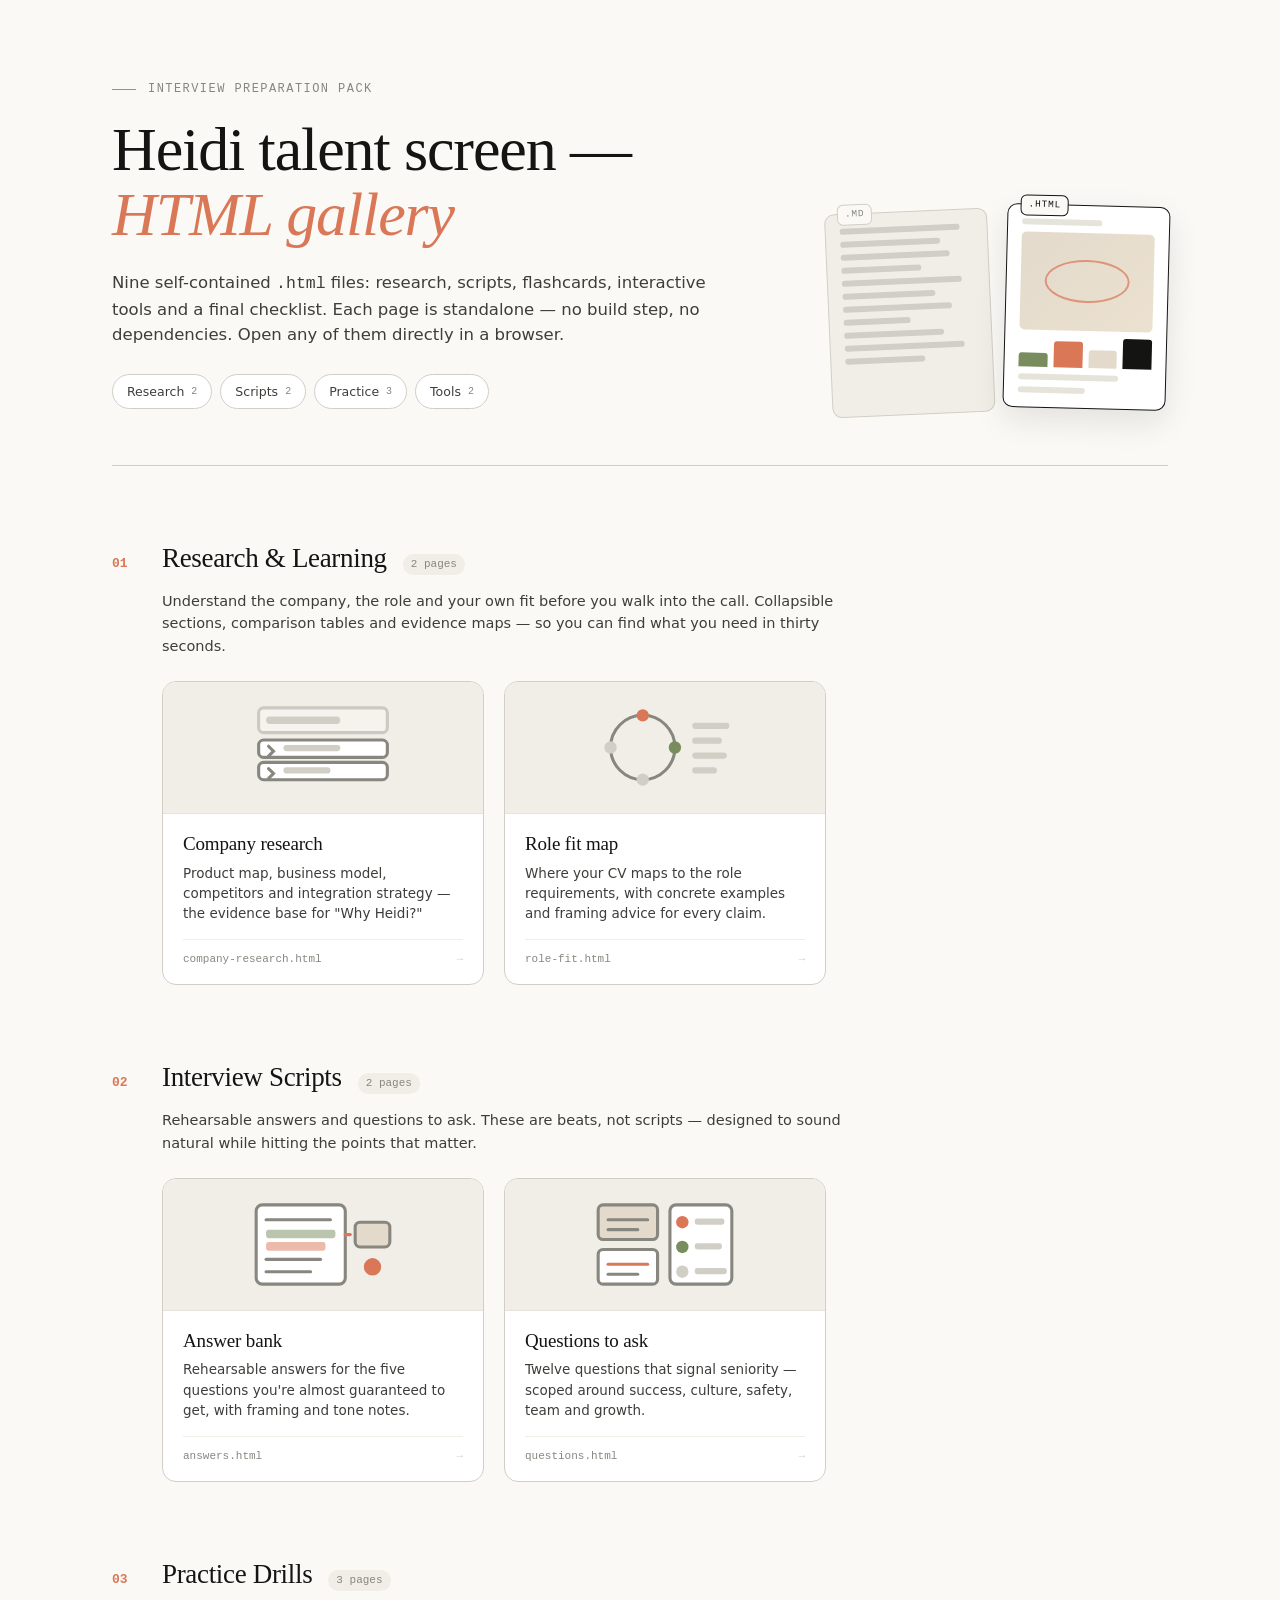
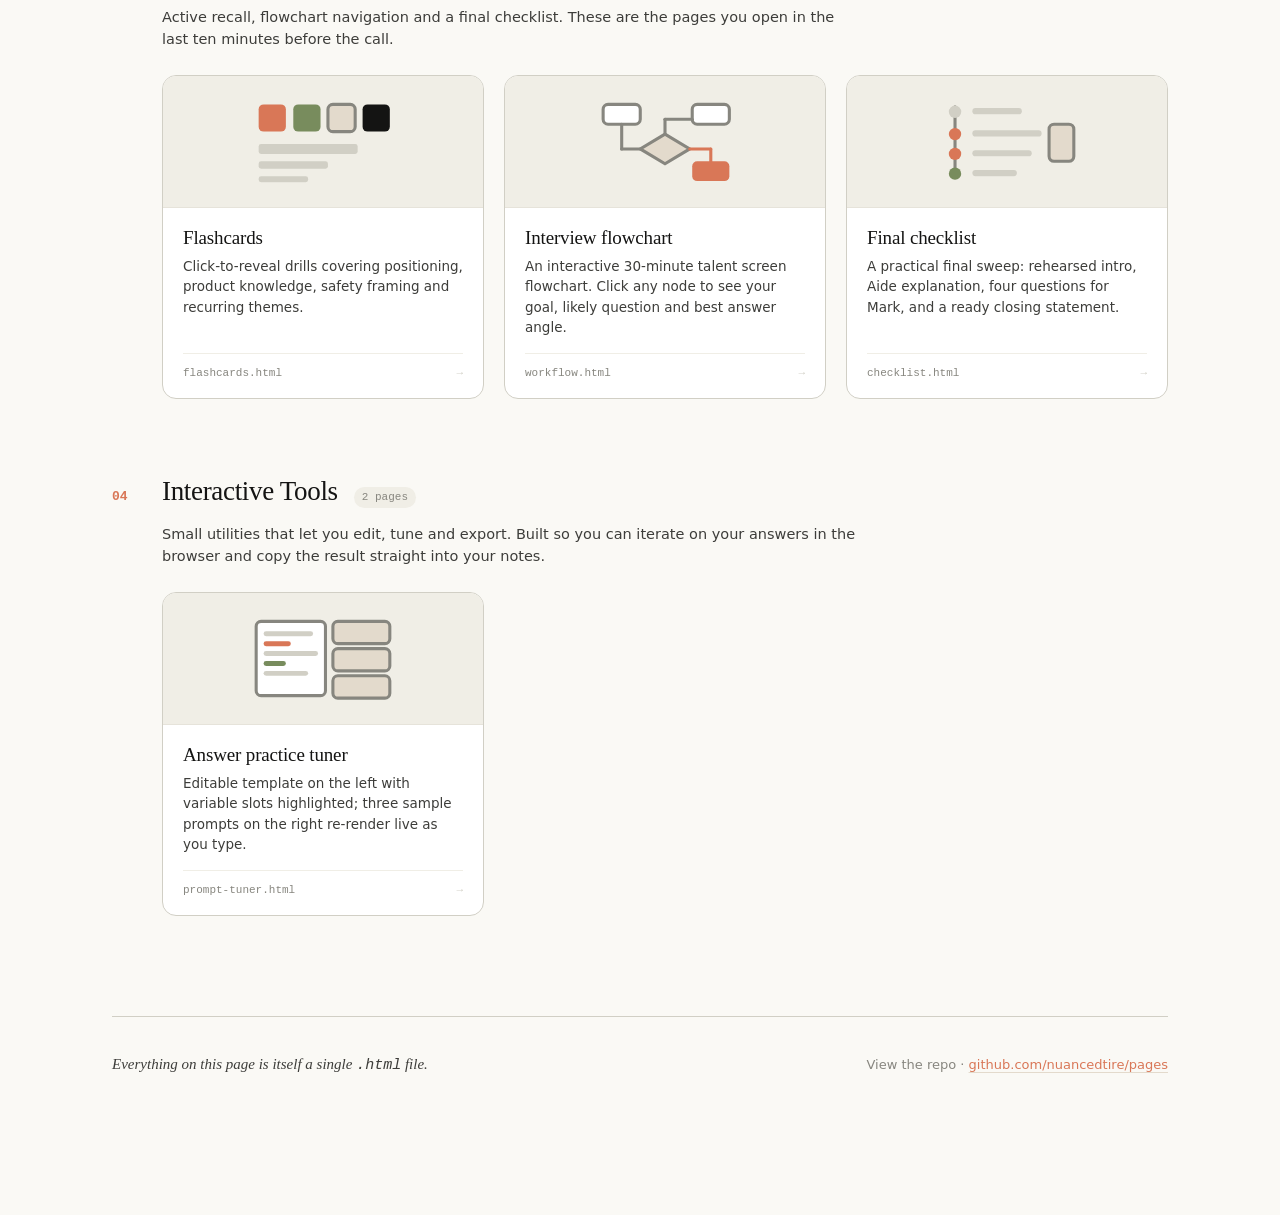
<file: index.html>
<!--
  Copyright 2026 Anthropic PBC · SPDX-License-Identifier: Apache-2.0
  Adapted from ThariqS/html-effectiveness
-->
<!doctype html>
<html lang="en">
<head>
<meta charset="utf-8">
<meta name="viewport" content="width=device-width, initial-scale=1">
<title>Interview Prep — HTML Gallery</title>
<style>
  :root {
    --ivory:  #FAF9F5;
    --paper:  #FFFFFF;
    --slate:  #141413;
    --clay:   #D97757;
    --clay-d: #B85C3E;
    --oat:    #E3DACC;
    --olive:  #788C5D;
    --g100:   #F0EEE6;
    --g200:   #E6E3DA;
    --g300:   #D1CFC5;
    --g500:   #87867F;
    --g700:   #3D3D3A;
    --serif: ui-serif, Georgia, "Times New Roman", Times, serif;
    --sans:  system-ui, -apple-system, "Segoe UI", Roboto, Helvetica, Arial, sans-serif;
    --mono:  ui-monospace, "SF Mono", Menlo, Monaco, Consolas, monospace;
  }
  * { box-sizing: border-box; margin: 0; padding: 0; }
  html { scroll-behavior: smooth; }
  body {
    margin: 0;
    background: var(--ivory);
    color: var(--slate);
    font-family: var(--sans);
    line-height: 1.55;
    -webkit-font-smoothing: antialiased;
  }
  .wrap { max-width: 1120px; margin: 0 auto; padding: 0 32px 140px; }

  /* ── masthead ── */
  header.masthead {
    padding: 80px 0 56px;
    border-bottom: 1.5px solid var(--g300);
    margin-bottom: 12px;
    position: relative;
    overflow: visible;
  }
  .eyebrow {
    font-family: var(--mono);
    font-size: 12px;
    letter-spacing: 0.12em;
    text-transform: uppercase;
    color: var(--g500);
    margin-bottom: 18px;
    display: flex;
    align-items: center;
    gap: 12px;
  }
  .eyebrow::before {
    content: "";
    width: 24px; height: 1.5px;
    background: var(--clay);
  }
  h1 {
    font-family: var(--serif);
    font-weight: 500;
    font-size: clamp(38px, 5.4vw, 62px);
    line-height: 1.06;
    letter-spacing: -0.018em;
    margin: 0 0 8px;
    max-width: 17ch;
  }
  h1 em { font-style: italic; color: var(--clay); }
  .intro {
    font-size: 16.5px;
    color: var(--g700);
    margin: 22px 0 0;
    max-width: 620px;
  }
  .intro a { color: var(--clay); text-decoration-color: var(--oat); text-underline-offset: 3px; }
  .intro a:hover { text-decoration-color: var(--clay); }

  .hero-grid {
    display: grid;
    grid-template-columns: 1fr 340px;
    gap: 48px;
    align-items: end;
  }
  @media (max-width: 880px) { .hero-grid { grid-template-columns: 1fr; } }

  .hero-fig {
    display: grid;
    grid-template-columns: 1fr 1fr;
    gap: 14px;
    align-items: end;
  }
  @media (max-width: 880px) { .hero-fig { max-width: 400px; margin-top: 28px; } }
  .hero-fig .pane {
    border-radius: 10px;
    border: 1.5px solid var(--g300);
    background: var(--paper);
    padding: 14px;
    aspect-ratio: 4/5;
    display: flex;
    flex-direction: column;
    gap: 7px;
    position: relative;
  }
  .hero-fig .pane.md {
    background: var(--g100);
    transform: rotate(-2.5deg) translateY(6px);
  }
  .hero-fig .pane.html {
    transform: rotate(1.5deg);
    border-color: var(--slate);
    box-shadow: 0 12px 32px rgba(20,20,19,.10);
  }
  .hero-fig .tag {
    position: absolute;
    top: -10px; left: 12px;
    font-family: var(--mono);
    font-size: 9.5px;
    letter-spacing: 0.08em;
    text-transform: uppercase;
    background: var(--ivory);
    padding: 2px 7px;
    border: 1.5px solid var(--g300);
    border-radius: 6px;
    color: var(--g500);
  }
  .hero-fig .pane.html .tag { border-color: var(--slate); color: var(--slate); }
  .hero-fig .l { height: 6px; border-radius: 3px; background: var(--g300); }
  .hero-fig .l.w90 { width: 90%; } .hero-fig .l.w75 { width: 75%; }
  .hero-fig .l.w60 { width: 60%; } .hero-fig .l.w82 { width: 82%; }
  .hero-fig .l.w70 { width: 70%; } .hero-fig .l.w50 { width: 50%; }
  .hero-fig .pane.html .l { background: var(--g200); }
  .hero-fig .pane.html .blk {
    border-radius: 5px;
    flex: 1;
    background: linear-gradient(135deg, var(--oat), #ECE1CF);
    position: relative;
    overflow: hidden;
  }
  .hero-fig .pane.html .blk::after {
    content: "";
    position: absolute;
    left: 18%; right: 18%; top: 28%;
    height: 40%;
    border: 2px solid var(--clay);
    border-radius: 50%;
    opacity: .7;
  }
  .hero-fig .pane.html .row {
    display: flex; gap: 6px; align-items: flex-end;
  }
  .hero-fig .pane.html .bar { flex: 1; border-radius: 3px 3px 0 0; }
  .hero-fig .pane.html .bar.b1 { height: 14px; background: var(--olive); }
  .hero-fig .pane.html .bar.b2 { height: 26px; background: var(--clay); }
  .hero-fig .pane.html .bar.b3 { height: 18px; background: var(--oat); }
  .hero-fig .pane.html .bar.b4 { height: 30px; background: var(--slate); }

  /* ── toc pills ── */
  nav.toc {
    display: flex;
    flex-wrap: wrap;
    gap: 8px;
    padding: 26px 0 0;
  }
  nav.toc a {
    font-size: 12.5px;
    padding: 7px 14px;
    border: 1.5px solid var(--g300);
    border-radius: 999px;
    text-decoration: none;
    color: var(--g700);
    background: var(--paper);
    transition: border-color 120ms, color 120ms, background 120ms;
    display: inline-flex;
    align-items: center;
    gap: 7px;
  }
  nav.toc a .n {
    font-family: var(--mono);
    font-size: 10px;
    color: var(--g500);
  }
  nav.toc a:hover { border-color: var(--slate); color: var(--slate); }
  nav.toc a:hover .n { color: var(--clay); }

  /* ── section ── */
  section {
    margin-top: 72px;
    scroll-margin-top: 28px;
  }
  .sec-head {
    display: flex;
    align-items: baseline;
    gap: 16px;
    margin-bottom: 10px;
  }
  .sec-head .idx {
    font-family: var(--mono);
    font-size: 13px;
    color: var(--clay);
    font-weight: 600;
    width: 34px;
    flex-shrink: 0;
  }
  .sec-head h2 {
    font-family: var(--serif);
    font-weight: 500;
    font-size: 27px;
    margin: 0;
    letter-spacing: -0.012em;
  }
  .sec-head .count {
    font-family: var(--mono);
    font-size: 11px;
    color: var(--g500);
    background: var(--g100);
    padding: 2px 8px;
    border-radius: 999px;
  }
  .sec-intro {
    font-size: 14.5px;
    color: var(--g700);
    max-width: 700px;
    margin: 0 0 24px 50px;
  }
  @media (max-width: 640px) { .sec-intro { margin-left: 0; } }

  /* ── cards ── */
  .grid {
    display: grid;
    grid-template-columns: repeat(auto-fill, minmax(316px, 1fr));
    gap: 20px;
    margin-left: 50px;
  }
  @media (max-width: 640px) { .grid { margin-left: 0; } }

  a.card {
    display: flex;
    flex-direction: column;
    background: var(--paper);
    border: 1.5px solid var(--g300);
    border-radius: 14px;
    text-decoration: none;
    color: inherit;
    transition: transform 150ms ease, box-shadow 150ms ease, border-color 150ms ease;
    overflow: hidden;
  }
  a.card:hover {
    transform: translateY(-3px);
    box-shadow: 0 10px 30px rgba(20, 20, 19, 0.10);
    border-color: var(--slate);
  }

  .thumb {
    height: 132px;
    background: var(--g100);
    border-bottom: 1.5px solid var(--g200);
    display: flex;
    align-items: center;
    justify-content: center;
    padding: 16px;
    transition: background 150ms ease;
  }
  a.card:hover .thumb { background: var(--oat); }
  .thumb svg {
    width: 100%; height: 100%;
    overflow: visible;
  }
  .thumb svg .st { stroke: var(--g500); fill: none; stroke-width: 2.5; }
  .thumb svg .fl { fill: var(--g300); }
  .thumb svg .cl { fill: var(--clay); }
  .thumb svg .ol { fill: var(--olive); }
  .thumb svg .oa { fill: var(--oat); stroke: var(--g500); stroke-width: 2.5; }
  .thumb svg .sl { fill: var(--slate); }
  .thumb svg .wh { fill: var(--paper); stroke: var(--g500); stroke-width: 2.5; }
  .thumb svg .ln { stroke: var(--g500); stroke-width: 2.5; fill: none; stroke-linecap: round; }
  .thumb svg .lc { stroke: var(--clay); stroke-width: 2.5; fill: none; stroke-linecap: round; }
  .thumb svg .da { stroke-dasharray: 4 4; }
  a.card:hover .thumb svg .fl { fill: var(--g500); }
  a.card:hover .thumb svg .oa { fill: var(--paper); }

  .body { padding: 18px 20px 16px; display: flex; flex-direction: column; flex: 1; }
  .title {
    font-family: var(--serif);
    font-size: 19px;
    font-weight: 500;
    line-height: 1.22;
    color: var(--slate);
    margin-bottom: 7px;
    letter-spacing: -0.008em;
  }
  .desc {
    font-size: 13.5px;
    color: var(--g700);
    line-height: 1.5;
    margin-bottom: 16px;
    flex: 1;
  }
  .file {
    font-family: var(--mono);
    font-size: 11px;
    color: var(--g500);
    border-top: 1px solid var(--g100);
    padding-top: 11px;
    display: flex;
    align-items: center;
    justify-content: space-between;
  }
  .file .arrow { transition: transform 150ms ease; color: var(--g300); }
  a.card:hover .file { color: var(--clay); }
  a.card:hover .file .arrow { transform: translateX(3px); color: var(--clay); }

  /* ── footer ── */
  footer {
    margin-top: 100px;
    border-top: 1.5px solid var(--g300);
    padding-top: 36px;
    display: flex;
    justify-content: space-between;
    align-items: baseline;
    gap: 20px;
    flex-wrap: wrap;
    font-size: 13px;
    color: var(--g500);
  }
  footer .k {
    font-family: var(--serif);
    font-style: italic;
    color: var(--g700);
    font-size: 15px;
  }
  footer a { color: var(--clay); text-decoration-color: var(--oat); text-underline-offset: 3px; }
</style>
</head>
<body>
<div class="wrap">

  <header class="masthead">
    <div class="hero-grid">
      <div>
        <div class="eyebrow">Interview preparation pack</div>
        <h1>Heidi talent screen — <em>HTML gallery</em></h1>
        <p class="intro">
          Nine self-contained <code>.html</code> files: research, scripts, flashcards,
          interactive tools and a final checklist. Each page is standalone — no build step,
          no dependencies. Open any of them directly in a browser.
        </p>
        <nav class="toc">
          <a href="#research">Research <span class="n">2</span></a>
          <a href="#scripts">Scripts <span class="n">2</span></a>
          <a href="#practice">Practice <span class="n">3</span></a>
          <a href="#tools">Tools <span class="n">2</span></a>
        </nav>
      </div>
      <div class="hero-fig" aria-hidden="true">
        <div class="pane md">
          <span class="tag">.md</span>
          <span class="l w90"></span><span class="l w75"></span><span class="l w82"></span>
          <span class="l w60"></span><span class="l w90"></span><span class="l w70"></span>
          <span class="l w82"></span><span class="l w50"></span><span class="l w75"></span>
          <span class="l w90"></span><span class="l w60"></span>
        </div>
        <div class="pane html">
          <span class="tag">.html</span>
          <span class="l w60"></span>
          <span class="blk"></span>
          <span class="row"><span class="bar b1"></span><span class="bar b2"></span><span class="bar b3"></span><span class="bar b4"></span></span>
          <span class="l w75"></span><span class="l w50"></span>
        </div>
      </div>
    </div>
  </header>

  <!-- ============================== Research ============================== -->
  <section id="research">
    <div class="sec-head"><span class="idx">01</span><h2>Research &amp; Learning</h2><span class="count">2 pages</span></div>
    <p class="sec-intro">
      Understand the company, the role and your own fit before you walk into the call.
      Collapsible sections, comparison tables and evidence maps — so you can find what you
      need in thirty seconds.
    </p>
    <div class="grid">
      <a class="card" href="company-research.html">
        <div class="thumb"><svg viewBox="0 0 120 80">
          <rect class="wh" x="8" y="8" width="104" height="20" rx="4" opacity=".35"/>
          <rect class="fl" x="14" y="15" width="60" height="6" rx="3"/>
          <rect class="wh" x="8" y="34" width="104" height="14" rx="4"/>
          <rect class="wh" x="8" y="52" width="104" height="14" rx="4"/>
          <path class="ln" d="M16 39 l4 4 l-4 4"/><rect class="fl" x="28" y="38" width="46" height="5" rx="2.5"/>
          <path class="ln" d="M16 57 l4 4 l-4 4"/><rect class="fl" x="28" y="56" width="38" height="5" rx="2.5"/>
        </svg></div>
        <div class="body">
          <div class="title">Company research</div>
          <div class="desc">Product map, business model, competitors and integration strategy — the evidence base for "Why Heidi?"</div>
          <div class="file"><span>company-research.html</span><span class="arrow">→</span></div>
        </div>
      </a>
      <a class="card" href="role-fit.html">
        <div class="thumb"><svg viewBox="0 0 120 80">
          <circle class="st" cx="42" cy="40" r="26"/>
          <circle class="cl" cx="42" cy="14" r="5"/><circle class="ol" cx="68" cy="40" r="5"/>
          <circle class="fl" cx="42" cy="66" r="5"/><circle class="fl" cx="16" cy="40" r="5"/>
          <rect class="fl" x="82" y="20" width="30" height="5" rx="2.5"/><rect class="fl" x="82" y="32" width="24" height="5" rx="2.5"/>
          <rect class="fl" x="82" y="44" width="28" height="5" rx="2.5"/><rect class="fl" x="82" y="56" width="20" height="5" rx="2.5"/>
        </svg></div>
        <div class="body">
          <div class="title">Role fit map</div>
          <div class="desc">Where your CV maps to the role requirements, with concrete examples and framing advice for every claim.</div>
          <div class="file"><span>role-fit.html</span><span class="arrow">→</span></div>
        </div>
      </a>
    </div>
  </section>

  <!-- ============================== Scripts ============================== -->
  <section id="scripts">
    <div class="sec-head"><span class="idx">02</span><h2>Interview Scripts</h2><span class="count">2 pages</span></div>
    <p class="sec-intro">
      Rehearsable answers and questions to ask. These are beats, not scripts — designed to
      sound natural while hitting the points that matter.
    </p>
    <div class="grid">
      <a class="card" href="answers.html">
        <div class="thumb"><svg viewBox="0 0 120 80">
          <rect class="wh" x="6" y="8" width="72" height="64" rx="5"/>
          <line class="ln" x1="14" y1="20" x2="66" y2="20"/>
          <rect class="ol" x="14" y="28" width="56" height="7" rx="2" opacity=".5"/>
          <rect class="cl" x="14" y="38" width="48" height="7" rx="2" opacity=".5"/>
          <line class="ln" x1="14" y1="52" x2="58" y2="52"/><line class="ln" x1="14" y1="62" x2="50" y2="62"/>
          <rect class="oa" x="86" y="22" width="28" height="20" rx="4"/>
          <line class="lc da" x1="78" y1="32" x2="86" y2="32"/>
          <circle class="cl" cx="100" cy="58" r="7"/>
        </svg></div>
        <div class="body">
          <div class="title">Answer bank</div>
          <div class="desc">Rehearsable answers for the five questions you're almost guaranteed to get, with framing and tone notes.</div>
          <div class="file"><span>answers.html</span><span class="arrow">→</span></div>
        </div>
      </a>
      <a class="card" href="questions.html">
        <div class="thumb"><svg viewBox="0 0 120 80">
          <rect class="oa" x="6" y="8" width="48" height="28" rx="4"/>
          <rect class="wh" x="6" y="44" width="48" height="28" rx="4"/>
          <line class="ln" x1="14" y1="20" x2="46" y2="20"/><line class="ln" x1="14" y1="28" x2="38" y2="28"/>
          <line class="lc" x1="14" y1="56" x2="46" y2="56"/><line class="ln" x1="14" y1="64" x2="38" y2="64"/>
          <rect class="wh" x="64" y="8" width="50" height="64" rx="5"/>
          <circle class="cl" cx="74" cy="22" r="5"/><rect class="fl" x="84" y="19" width="24" height="5" rx="2"/>
          <circle class="ol" cx="74" cy="42" r="5"/><rect class="fl" x="84" y="39" width="22" height="5" rx="2"/>
          <circle class="fl" cx="74" cy="62" r="5"/><rect class="fl" x="84" y="59" width="26" height="5" rx="2"/>
        </svg></div>
        <div class="body">
          <div class="title">Questions to ask</div>
          <div class="desc">Twelve questions that signal seniority — scoped around success, culture, safety, team and growth.</div>
          <div class="file"><span>questions.html</span><span class="arrow">→</span></div>
        </div>
      </a>
    </div>
  </section>

  <!-- ============================== Practice ============================== -->
  <section id="practice">
    <div class="sec-head"><span class="idx">03</span><h2>Practice Drills</h2><span class="count">3 pages</span></div>
    <p class="sec-intro">
      Active recall, flowchart navigation and a final checklist. These are the pages you
      open in the last ten minutes before the call.
    </p>
    <div class="grid">
      <a class="card" href="flashcards.html">
        <div class="thumb"><svg viewBox="0 0 120 80">
          <rect class="cl" x="8" y="10" width="22" height="22" rx="4"/>
          <rect class="ol" x="36" y="10" width="22" height="22" rx="4"/>
          <rect class="oa" x="64" y="10" width="22" height="22" rx="4"/>
          <rect class="sl" x="92" y="10" width="22" height="22" rx="4"/>
          <rect class="fl" x="8" y="42" width="80" height="8" rx="2"/>
          <rect class="fl" x="8" y="56" width="56" height="6" rx="2"/>
          <rect class="fl" x="8" y="68" width="40" height="5" rx="2"/>
        </svg></div>
        <div class="body">
          <div class="title">Flashcards</div>
          <div class="desc">Click-to-reveal drills covering positioning, product knowledge, safety framing and recurring themes.</div>
          <div class="file"><span>flashcards.html</span><span class="arrow">→</span></div>
        </div>
      </a>
      <a class="card" href="workflow.html">
        <div class="thumb"><svg viewBox="0 0 120 80">
          <rect class="wh" x="10" y="10" width="30" height="16" rx="4"/>
          <path class="oa" d="M60 34 L80 46 L60 58 L40 46 Z"/>
          <rect class="wh" x="82" y="10" width="30" height="16" rx="4"/>
          <rect class="cl" x="82" y="56" width="30" height="16" rx="4"/>
          <line class="ln" x1="25" y1="26" x2="25" y2="46"/><line class="ln" x1="25" y1="46" x2="40" y2="46"/>
          <line class="lc" x1="80" y1="46" x2="97" y2="46"/><line class="lc" x1="97" y1="46" x2="97" y2="56"/>
          <line class="ln" x1="60" y1="34" x2="60" y2="22"/><line class="ln" x1="60" y1="22" x2="82" y2="22"/>
        </svg></div>
        <div class="body">
          <div class="title">Interview flowchart</div>
          <div class="desc">An interactive 30-minute talent screen flowchart. Click any node to see your goal, likely question and best answer angle.</div>
          <div class="file"><span>workflow.html</span><span class="arrow">→</span></div>
        </div>
      </a>
      <a class="card" href="checklist.html">
        <div class="thumb"><svg viewBox="0 0 120 80">
          <line class="ln" x1="18" y1="12" x2="18" y2="68"/>
          <circle class="fl" cx="18" cy="16" r="5"/><circle class="cl" cx="18" cy="34" r="5"/>
          <circle class="cl" cx="18" cy="50" r="5"/><circle class="ol" cx="18" cy="66" r="5"/>
          <rect class="fl" x="32" y="13" width="40" height="5" rx="2.5"/>
          <rect class="fl" x="32" y="31" width="56" height="5" rx="2.5"/>
          <rect class="fl" x="32" y="47" width="48" height="5" rx="2.5"/>
          <rect class="fl" x="32" y="63" width="36" height="5" rx="2.5"/>
          <rect class="oa" x="94" y="26" width="20" height="30" rx="4"/>
        </svg></div>
        <div class="body">
          <div class="title">Final checklist</div>
          <div class="desc">A practical final sweep: rehearsed intro, Aide explanation, four questions for Mark, and a ready closing statement.</div>
          <div class="file"><span>checklist.html</span><span class="arrow">→</span></div>
        </div>
      </a>
    </div>
  </section>

  <!-- ============================== Tools ============================== -->
  <section id="tools">
    <div class="sec-head"><span class="idx">04</span><h2>Interactive Tools</h2><span class="count">2 pages</span></div>
    <p class="sec-intro">
      Small utilities that let you edit, tune and export. Built so you can iterate on your
      answers in the browser and copy the result straight into your notes.
    </p>
    <div class="grid">
      <a class="card" href="prompt-tuner.html">
        <div class="thumb"><svg viewBox="0 0 120 80">
          <rect class="wh" x="6" y="10" width="56" height="60" rx="4"/>
          <rect class="fl" x="12" y="18" width="40" height="4" rx="2"/>
          <rect class="cl" x="12" y="26" width="22" height="4" rx="2"/>
          <rect class="fl" x="12" y="34" width="44" height="4" rx="2"/>
          <rect class="ol" x="12" y="42" width="18" height="4" rx="2"/>
          <rect class="fl" x="12" y="50" width="36" height="4" rx="2"/>
          <rect class="oa" x="68" y="10" width="46" height="18" rx="4"/>
          <rect class="oa" x="68" y="32" width="46" height="18" rx="4"/>
          <rect class="oa" x="68" y="54" width="46" height="18" rx="4"/>
        </svg></div>
        <div class="body">
          <div class="title">Answer practice tuner</div>
          <div class="desc">Editable template on the left with variable slots highlighted; three sample prompts on the right re-render live as you type.</div>
          <div class="file"><span>prompt-tuner.html</span><span class="arrow">→</span></div>
        </div>
      </a>
    </div>
  </section>

  <footer>
    <span class="k">Everything on this page is itself a single <code>.html</code> file.</span>
    <span>View the repo · <a href="https://github.com/nuancedtire/pages">github.com/nuancedtire/pages</a></span>
  </footer>

</div>
</body>
</html>
</file>
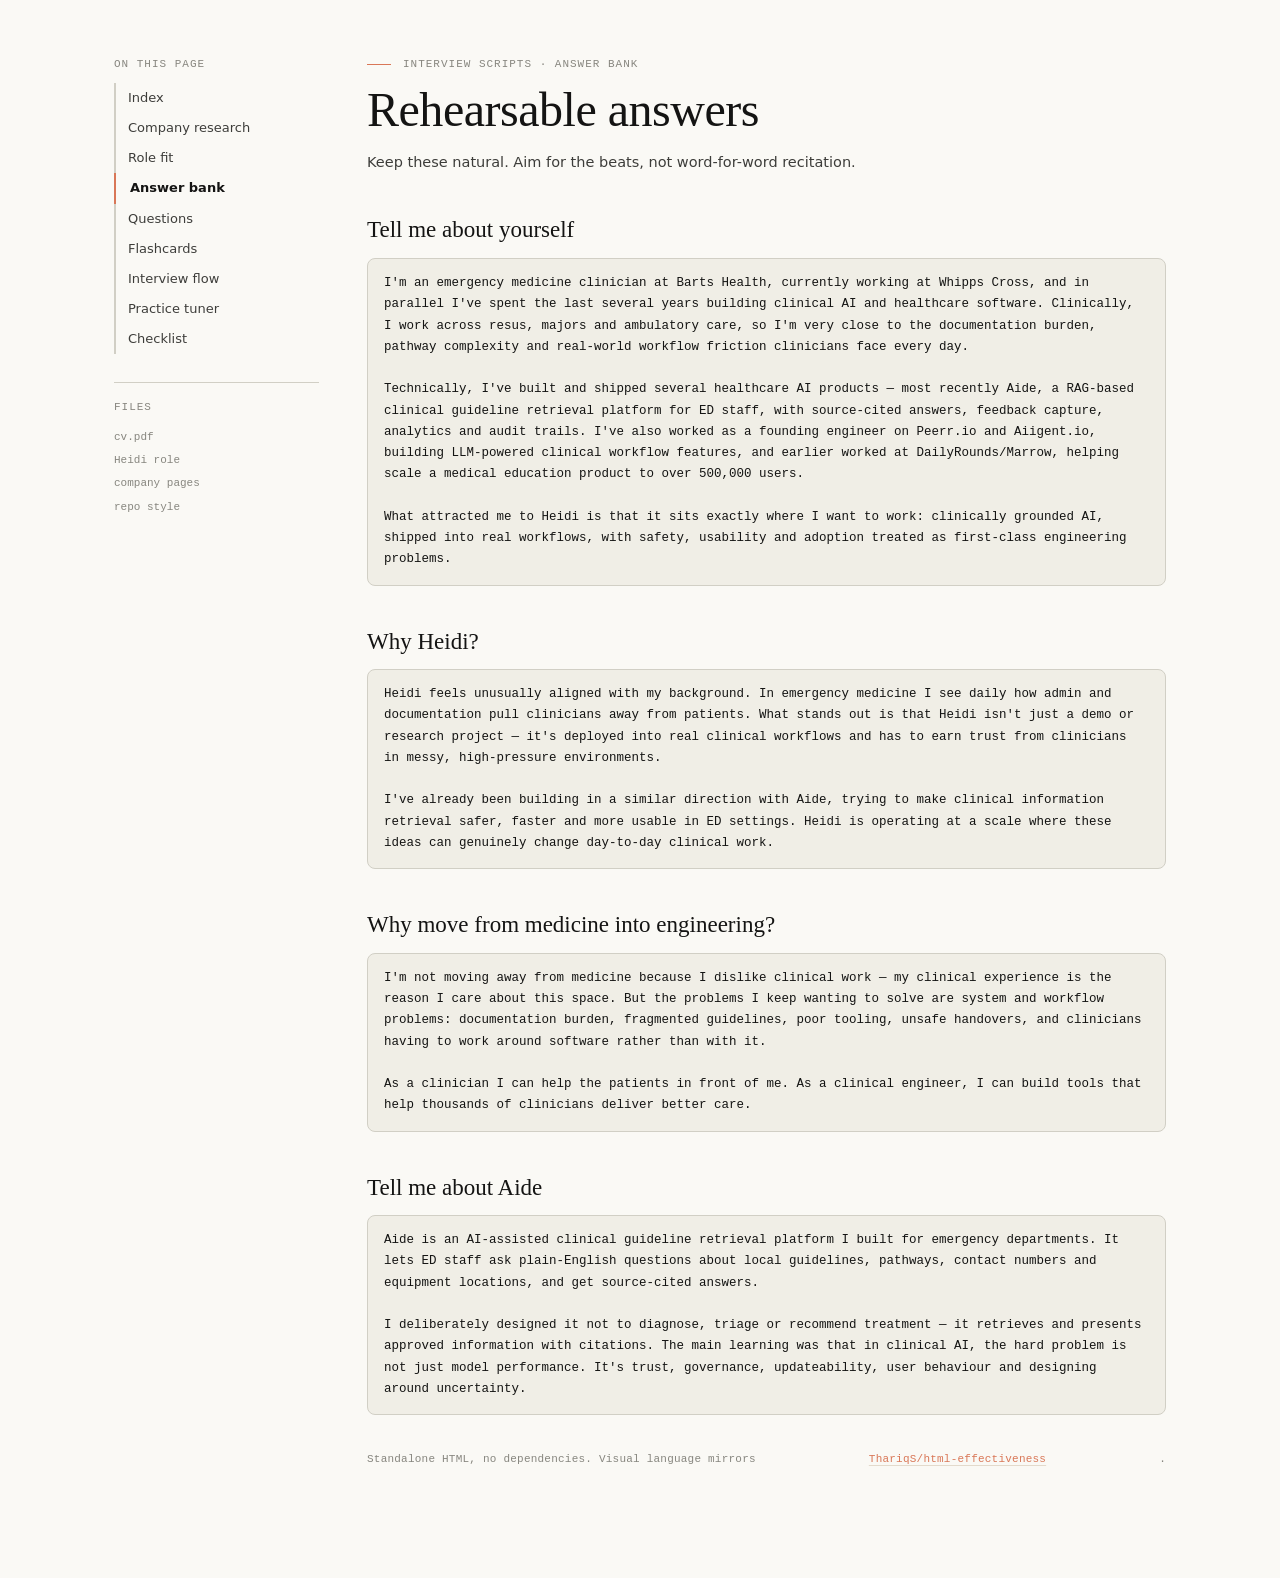
<file: answers.html>
<!doctype html>
<html lang="en">
<head>
<meta charset="utf-8">
<meta name="viewport" content="width=device-width, initial-scale=1">
<title>Answer bank</title>
<link rel="stylesheet" href="style.css">
</head>
<body>
<div class="page">
  <nav class="sidebar">
    <div class="label">On this page</div>
    <a href="index.html">Index</a>
    <a href="company-research.html">Company research</a>
    <a href="role-fit.html">Role fit</a>
    <a href="answers.html" class="active">Answer bank</a>
    <a href="questions.html">Questions</a>
    <a href="flashcards.html">Flashcards</a>
    <a href="workflow.html">Interview flow</a>
    <a href="prompt-tuner.html">Practice tuner</a>
    <a href="checklist.html">Checklist</a>
    <div class="files">
      <div class="label">Files</div>
      <code>cv.pdf</code>
      <code>Heidi role</code>
      <code>company pages</code>
      <code>repo style</code>
    </div>
  </nav>
  <main>
    <header>
      <div class="eyebrow">Interview scripts · answer bank</div>
      <h1>Rehearsable answers</h1>
      <p class="lead">Keep these natural. Aim for the beats, not word-for-word recitation.</p>
    </header>

    <h2>Tell me about yourself</h2>
    <div class="script">I'm an emergency medicine clinician at Barts Health, currently working at Whipps Cross, and in parallel I've spent the last several years building clinical AI and healthcare software. Clinically, I work across resus, majors and ambulatory care, so I'm very close to the documentation burden, pathway complexity and real-world workflow friction clinicians face every day.

Technically, I've built and shipped several healthcare AI products — most recently Aide, a RAG-based clinical guideline retrieval platform for ED staff, with source-cited answers, feedback capture, analytics and audit trails. I've also worked as a founding engineer on Peerr.io and Aiigent.io, building LLM-powered clinical workflow features, and earlier worked at DailyRounds/Marrow, helping scale a medical education product to over 500,000 users.

What attracted me to Heidi is that it sits exactly where I want to work: clinically grounded AI, shipped into real workflows, with safety, usability and adoption treated as first-class engineering problems.</div>

    <h2>Why Heidi?</h2>
    <div class="script">Heidi feels unusually aligned with my background. In emergency medicine I see daily how admin and documentation pull clinicians away from patients. What stands out is that Heidi isn't just a demo or research project — it's deployed into real clinical workflows and has to earn trust from clinicians in messy, high-pressure environments.

I've already been building in a similar direction with Aide, trying to make clinical information retrieval safer, faster and more usable in ED settings. Heidi is operating at a scale where these ideas can genuinely change day-to-day clinical work.</div>

    <h2>Why move from medicine into engineering?</h2>
    <div class="script">I'm not moving away from medicine because I dislike clinical work — my clinical experience is the reason I care about this space. But the problems I keep wanting to solve are system and workflow problems: documentation burden, fragmented guidelines, poor tooling, unsafe handovers, and clinicians having to work around software rather than with it.

As a clinician I can help the patients in front of me. As a clinical engineer, I can build tools that help thousands of clinicians deliver better care.</div>

    <h2>Tell me about Aide</h2>
    <div class="script">Aide is an AI-assisted clinical guideline retrieval platform I built for emergency departments. It lets ED staff ask plain-English questions about local guidelines, pathways, contact numbers and equipment locations, and get source-cited answers.

I deliberately designed it not to diagnose, triage or recommend treatment — it retrieves and presents approved information with citations. The main learning was that in clinical AI, the hard problem is not just model performance. It's trust, governance, updateability, user behaviour and designing around uncertainty.</div>

    <footer>Standalone HTML, no dependencies. Visual language mirrors <a href="https://github.com/ThariqS/html-effectiveness">ThariqS/html-effectiveness</a>.</footer>
  </main>
</div>
</body>
</html>
</file>
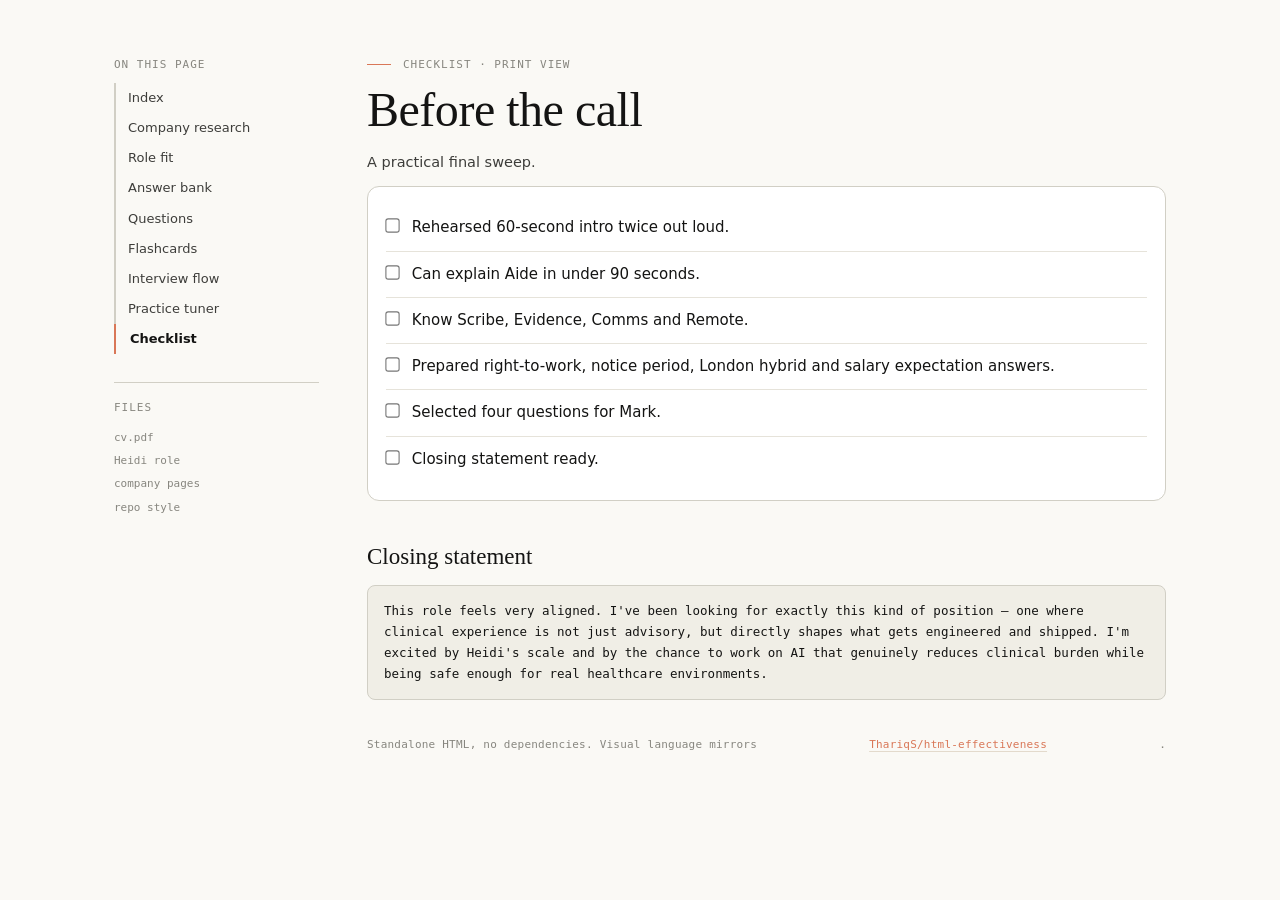
<file: checklist.html>
<!doctype html>
<html lang="en">
<head>
<meta charset="utf-8">
<meta name="viewport" content="width=device-width, initial-scale=1">
<title>Checklist</title>
<link rel="stylesheet" href="style.css">
</head>
<body>
<div class="page">
  <nav class="sidebar">
    <div class="label">On this page</div>
    <a href="index.html">Index</a>
    <a href="company-research.html">Company research</a>
    <a href="role-fit.html">Role fit</a>
    <a href="answers.html">Answer bank</a>
    <a href="questions.html">Questions</a>
    <a href="flashcards.html">Flashcards</a>
    <a href="workflow.html">Interview flow</a>
    <a href="prompt-tuner.html">Practice tuner</a>
    <a href="checklist.html" class="active">Checklist</a>
    <div class="files">
      <div class="label">Files</div>
      <code>cv.pdf</code>
      <code>Heidi role</code>
      <code>company pages</code>
      <code>repo style</code>
    </div>
  </nav>
  <main>
    <header>
      <div class="eyebrow">Checklist · print view</div>
      <h1>Before the call</h1>
      <p class="lead">A practical final sweep.</p>
    </header>

    <section class="panel check" style="padding:18px">
      <label><input type="checkbox"> Rehearsed 60-second intro twice out loud.</label>
      <label><input type="checkbox"> Can explain Aide in under 90 seconds.</label>
      <label><input type="checkbox"> Know Scribe, Evidence, Comms and Remote.</label>
      <label><input type="checkbox"> Prepared right-to-work, notice period, London hybrid and salary expectation answers.</label>
      <label><input type="checkbox"> Selected four questions for Mark.</label>
      <label><input type="checkbox"> Closing statement ready.</label>
    </section>

    <h2>Closing statement</h2>
    <div class="script">This role feels very aligned. I've been looking for exactly this kind of position — one where clinical experience is not just advisory, but directly shapes what gets engineered and shipped. I'm excited by Heidi's scale and by the chance to work on AI that genuinely reduces clinical burden while being safe enough for real healthcare environments.</div>

    <footer>Standalone HTML, no dependencies. Visual language mirrors <a href="https://github.com/ThariqS/html-effectiveness">ThariqS/html-effectiveness</a>.</footer>
  </main>
</div>
</body>
</html>
</file>
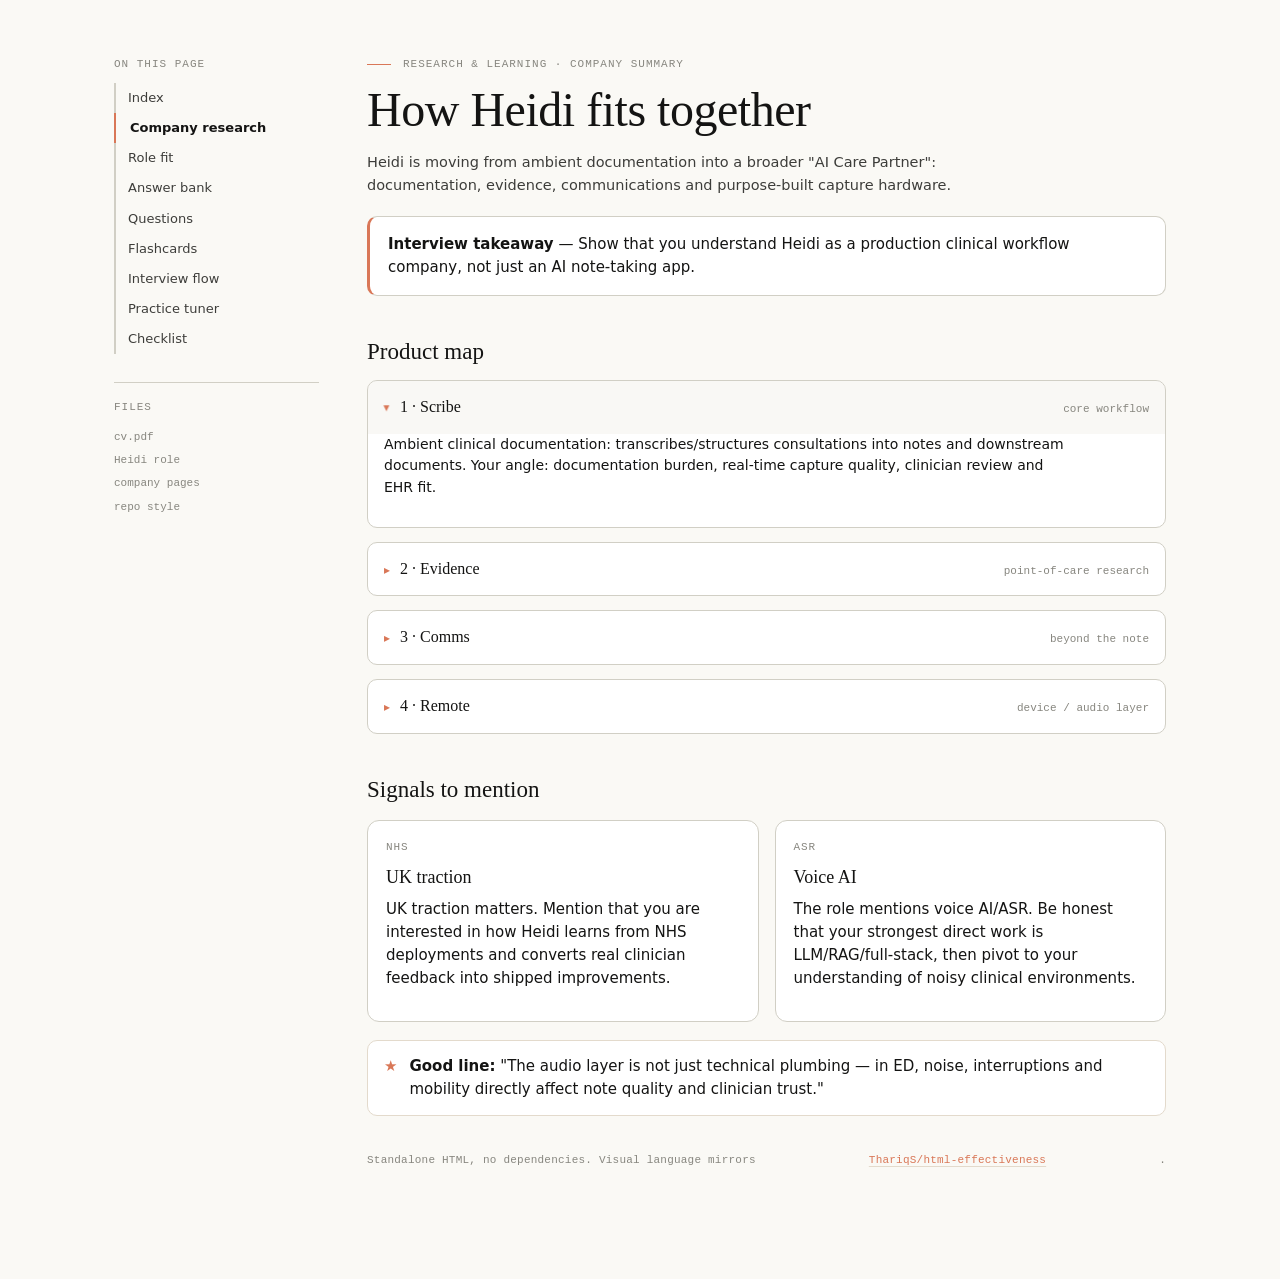
<file: company-research.html>
<!doctype html>
<html lang="en">
<head>
<meta charset="utf-8">
<meta name="viewport" content="width=device-width, initial-scale=1">
<title>Company research</title>
<link rel="stylesheet" href="style.css">
</head>
<body>
<div class="page">
  <nav class="sidebar">
    <div class="label">On this page</div>
    <a href="index.html">Index</a>
    <a href="company-research.html" class="active">Company research</a>
    <a href="role-fit.html">Role fit</a>
    <a href="answers.html">Answer bank</a>
    <a href="questions.html">Questions</a>
    <a href="flashcards.html">Flashcards</a>
    <a href="workflow.html">Interview flow</a>
    <a href="prompt-tuner.html">Practice tuner</a>
    <a href="checklist.html">Checklist</a>
    <div class="files">
      <div class="label">Files</div>
      <code>cv.pdf</code>
      <code>Heidi role</code>
      <code>company pages</code>
      <code>repo style</code>
    </div>
  </nav>
  <main>
    <header>
      <div class="eyebrow">Research &amp; learning · company summary</div>
      <h1>How Heidi fits together</h1>
      <p class="lead">Heidi is moving from ambient documentation into a broader "AI Care Partner": documentation, evidence, communications and purpose-built capture hardware.</p>
    </header>

    <div class="tldr">
      <b>Interview takeaway</b> — Show that you understand Heidi as a production clinical workflow company, not just an AI note-taking app.
    </div>

    <h2>Product map</h2>

    <details open>
      <summary>1 · Scribe <span class="where">core workflow</span></summary>
      <div class="body">
        <p>Ambient clinical documentation: transcribes/structures consultations into notes and downstream documents. Your angle: documentation burden, real-time capture quality, clinician review and EHR fit.</p>
      </div>
    </details>

    <details>
      <summary>2 · Evidence <span class="where">point-of-care research</span></summary>
      <div class="body">
        <p>Medical evidence/research retrieval at the point of care. Your angle: source quality, recency, citations, hallucination boundaries and clinical safety evaluation.</p>
      </div>
    </details>

    <details>
      <summary>3 · Comms <span class="where">beyond the note</span></summary>
      <div class="body">
        <p>Patient communications across calls, bookings, reminders and follow-ups. Your angle: automation needs careful workflow ownership and exception handling.</p>
      </div>
    </details>

    <details>
      <summary>4 · Remote <span class="where">device / audio layer</span></summary>
      <div class="body">
        <p>Purpose-built wearable microphone: lightweight, offline-capable, encrypted, designed for noisy and mobile clinical settings. Your ED angle is especially relevant here.</p>
      </div>
    </details>

    <h2>Signals to mention</h2>

    <div class="grid">
      <div class="content-card">
        <div class="metric-label">NHS</div>
        <h3>UK traction</h3>
        <p>UK traction matters. Mention that you are interested in how Heidi learns from NHS deployments and converts real clinician feedback into shipped improvements.</p>
      </div>
      <div class="content-card">
        <div class="metric-label">ASR</div>
        <h3>Voice AI</h3>
        <p>The role mentions voice AI/ASR. Be honest that your strongest direct work is LLM/RAG/full-stack, then pivot to your understanding of noisy clinical environments.</p>
      </div>
    </div>

    <div class="callout">
      <span class="ico">★</span>
      <div><b>Good line:</b> "The audio layer is not just technical plumbing — in ED, noise, interruptions and mobility directly affect note quality and clinician trust."</div>
    </div>

    <footer>Standalone HTML, no dependencies. Visual language mirrors <a href="https://github.com/ThariqS/html-effectiveness">ThariqS/html-effectiveness</a>.</footer>
  </main>
</div>
</body>
</html>
</file>
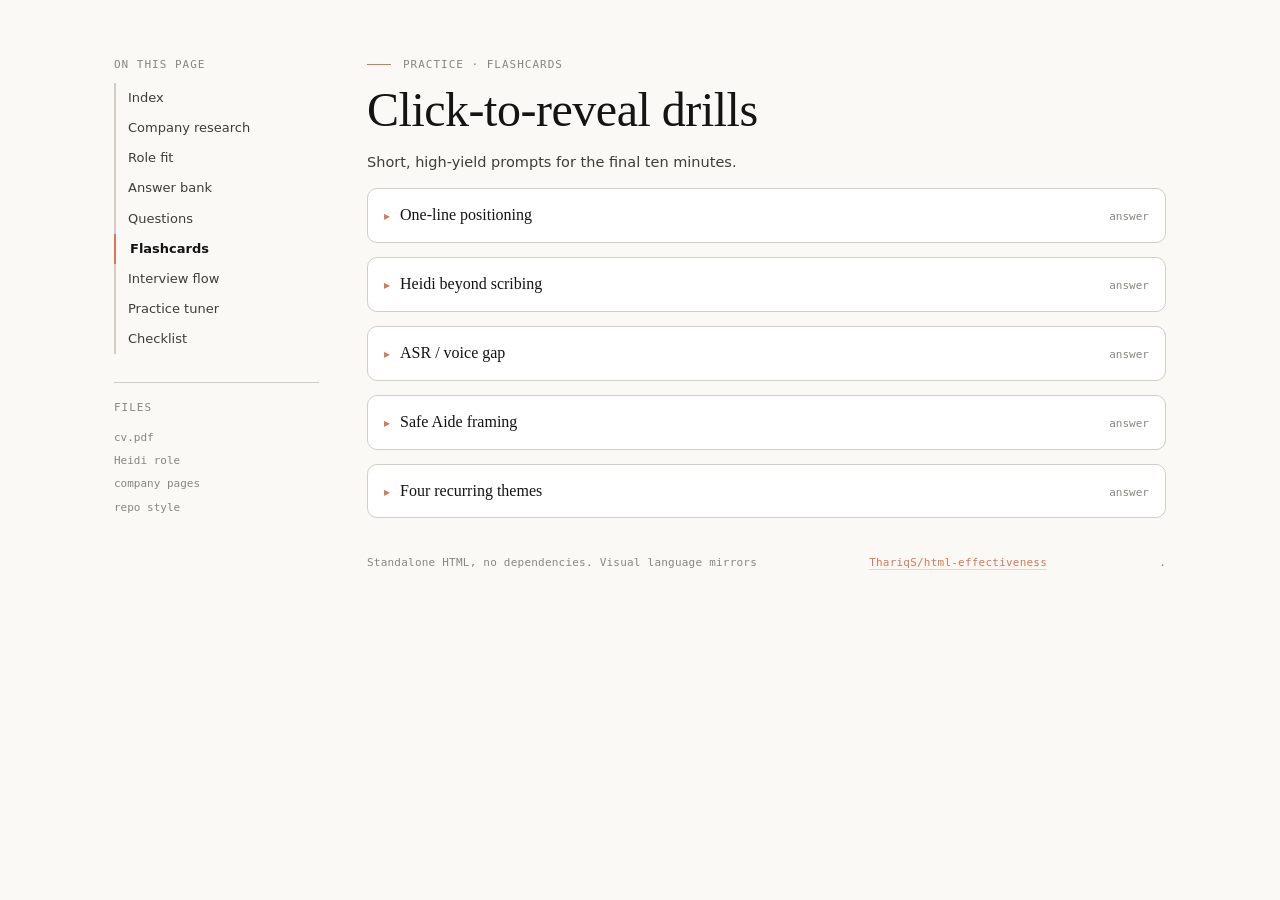
<file: flashcards.html>
<!doctype html>
<html lang="en">
<head>
<meta charset="utf-8">
<meta name="viewport" content="width=device-width, initial-scale=1">
<title>Flashcards</title>
<link rel="stylesheet" href="style.css">
</head>
<body>
<div class="page">
  <nav class="sidebar">
    <div class="label">On this page</div>
    <a href="index.html">Index</a>
    <a href="company-research.html">Company research</a>
    <a href="role-fit.html">Role fit</a>
    <a href="answers.html">Answer bank</a>
    <a href="questions.html">Questions</a>
    <a href="flashcards.html" class="active">Flashcards</a>
    <a href="workflow.html">Interview flow</a>
    <a href="prompt-tuner.html">Practice tuner</a>
    <a href="checklist.html">Checklist</a>
    <div class="files">
      <div class="label">Files</div>
      <code>cv.pdf</code>
      <code>Heidi role</code>
      <code>company pages</code>
      <code>repo style</code>
    </div>
  </nav>
  <main>
    <header>
      <div class="eyebrow">Practice · flashcards</div>
      <h1>Click-to-reveal drills</h1>
      <p class="lead">Short, high-yield prompts for the final ten minutes.</p>
    </header>

    <details>
      <summary>One-line positioning <span class="where">answer</span></summary>
      <div class="body">
        <p>A practising NHS EM clinician who can also ship clinical AI products safely and pragmatically.</p>
      </div>
    </details>

    <details>
      <summary>Heidi beyond scribing <span class="where">answer</span></summary>
      <div class="body">
        <p>AI Care Partner: documentation, evidence search, patient communications and Remote hardware for clinical-grade audio capture.</p>
      </div>
    </details>

    <details>
      <summary>ASR / voice gap <span class="where">answer</span></summary>
      <div class="body">
        <p>Be honest: strongest in LLM/RAG/full-stack clinical workflow tools; keen to deepen voice/ASR because ambient documentation is high-impact.</p>
      </div>
    </details>

    <details>
      <summary>Safe Aide framing <span class="where">answer</span></summary>
      <div class="body">
        <p>Bounded retrieval of approved local information with citations, feedback, confidence and audit trail — not diagnosis, triage or treatment recommendation.</p>
      </div>
    </details>

    <details>
      <summary>Four recurring themes <span class="where">answer</span></summary>
      <div class="body">
        <p>Frontline credibility, builder credibility, clinical AI maturity, product judgement.</p>
      </div>
    </details>

    <footer>Standalone HTML, no dependencies. Visual language mirrors <a href="https://github.com/ThariqS/html-effectiveness">ThariqS/html-effectiveness</a>.</footer>
  </main>
</div>
</body>
</html>
</file>
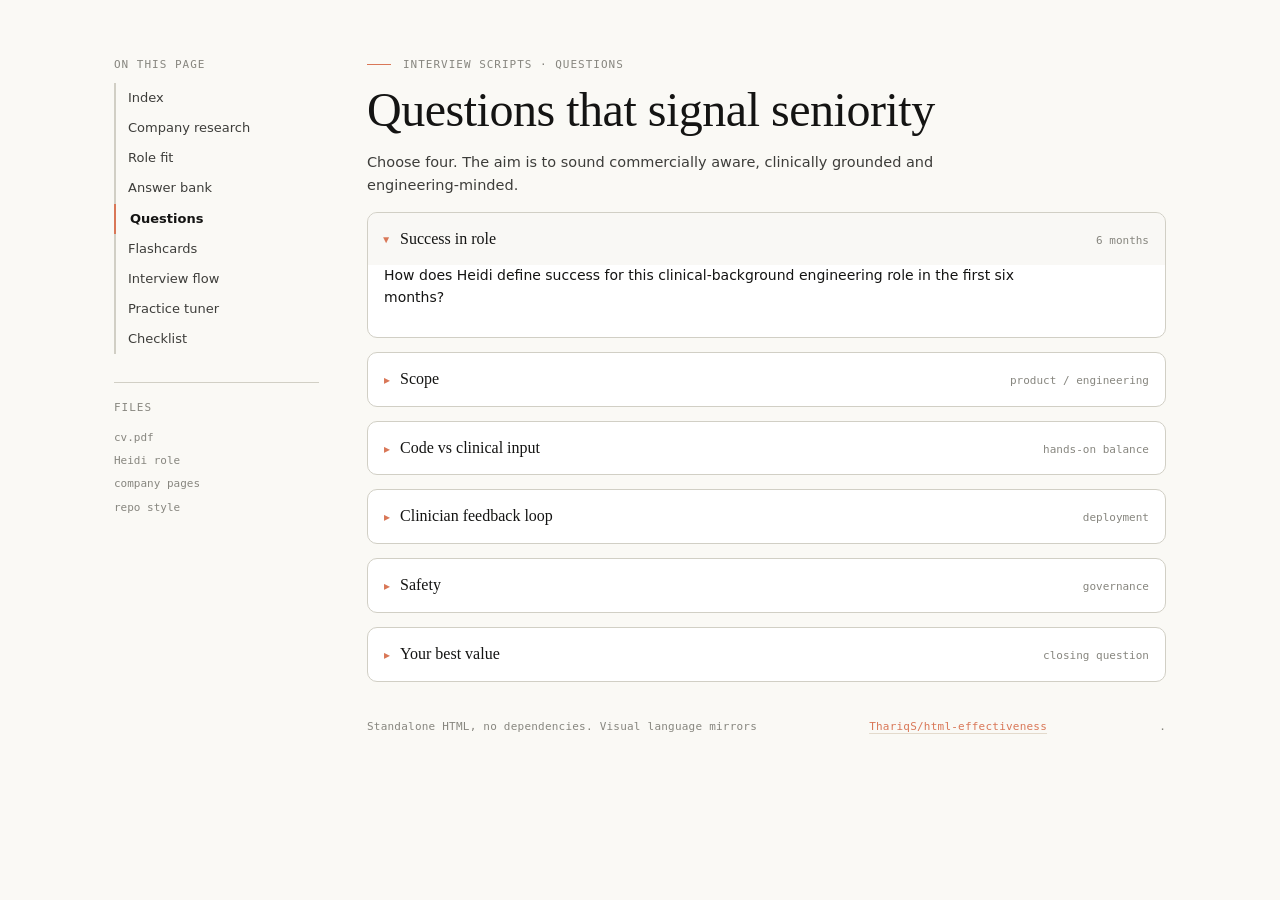
<file: questions.html>
<!doctype html>
<html lang="en">
<head>
<meta charset="utf-8">
<meta name="viewport" content="width=device-width, initial-scale=1">
<title>Questions</title>
<link rel="stylesheet" href="style.css">
</head>
<body>
<div class="page">
  <nav class="sidebar">
    <div class="label">On this page</div>
    <a href="index.html">Index</a>
    <a href="company-research.html">Company research</a>
    <a href="role-fit.html">Role fit</a>
    <a href="answers.html">Answer bank</a>
    <a href="questions.html" class="active">Questions</a>
    <a href="flashcards.html">Flashcards</a>
    <a href="workflow.html">Interview flow</a>
    <a href="prompt-tuner.html">Practice tuner</a>
    <a href="checklist.html">Checklist</a>
    <div class="files">
      <div class="label">Files</div>
      <code>cv.pdf</code>
      <code>Heidi role</code>
      <code>company pages</code>
      <code>repo style</code>
    </div>
  </nav>
  <main>
    <header>
      <div class="eyebrow">Interview scripts · questions</div>
      <h1>Questions that signal seniority</h1>
      <p class="lead">Choose four. The aim is to sound commercially aware, clinically grounded and engineering-minded.</p>
    </header>

    <details open>
      <summary>Success in role <span class="where">6 months</span></summary>
      <div class="body">
        <p>How does Heidi define success for this clinical-background engineering role in the first six months?</p>
      </div>
    </details>

    <details>
      <summary>Scope <span class="where">product / engineering</span></summary>
      <div class="body">
        <p>Is the role more focused on core product AI features, UK integrations, clinical workflow evaluation, or a mix?</p>
      </div>
    </details>

    <details>
      <summary>Code vs clinical input <span class="where">hands-on balance</span></summary>
      <div class="body">
        <p>How hands-on is the role expected to be with production code versus clinical/product input?</p>
      </div>
    </details>

    <details>
      <summary>Clinician feedback loop <span class="where">deployment</span></summary>
      <div class="body">
        <p>How does Heidi collect and prioritise clinician feedback from real-world deployments?</p>
      </div>
    </details>

    <details>
      <summary>Safety <span class="where">governance</span></summary>
      <div class="body">
        <p>How does Heidi think about clinical safety cases, human review, auditability and model evaluation as features move into production?</p>
      </div>
    </details>

    <details>
      <summary>Your best value <span class="where">closing question</span></summary>
      <div class="body">
        <p>Given my background as an EM clinician who has shipped RAG and clinical AI tools, where do you think I could add the most value at Heidi?</p>
      </div>
    </details>

    <footer>Standalone HTML, no dependencies. Visual language mirrors <a href="https://github.com/ThariqS/html-effectiveness">ThariqS/html-effectiveness</a>.</footer>
  </main>
</div>
</body>
</html>
</file>
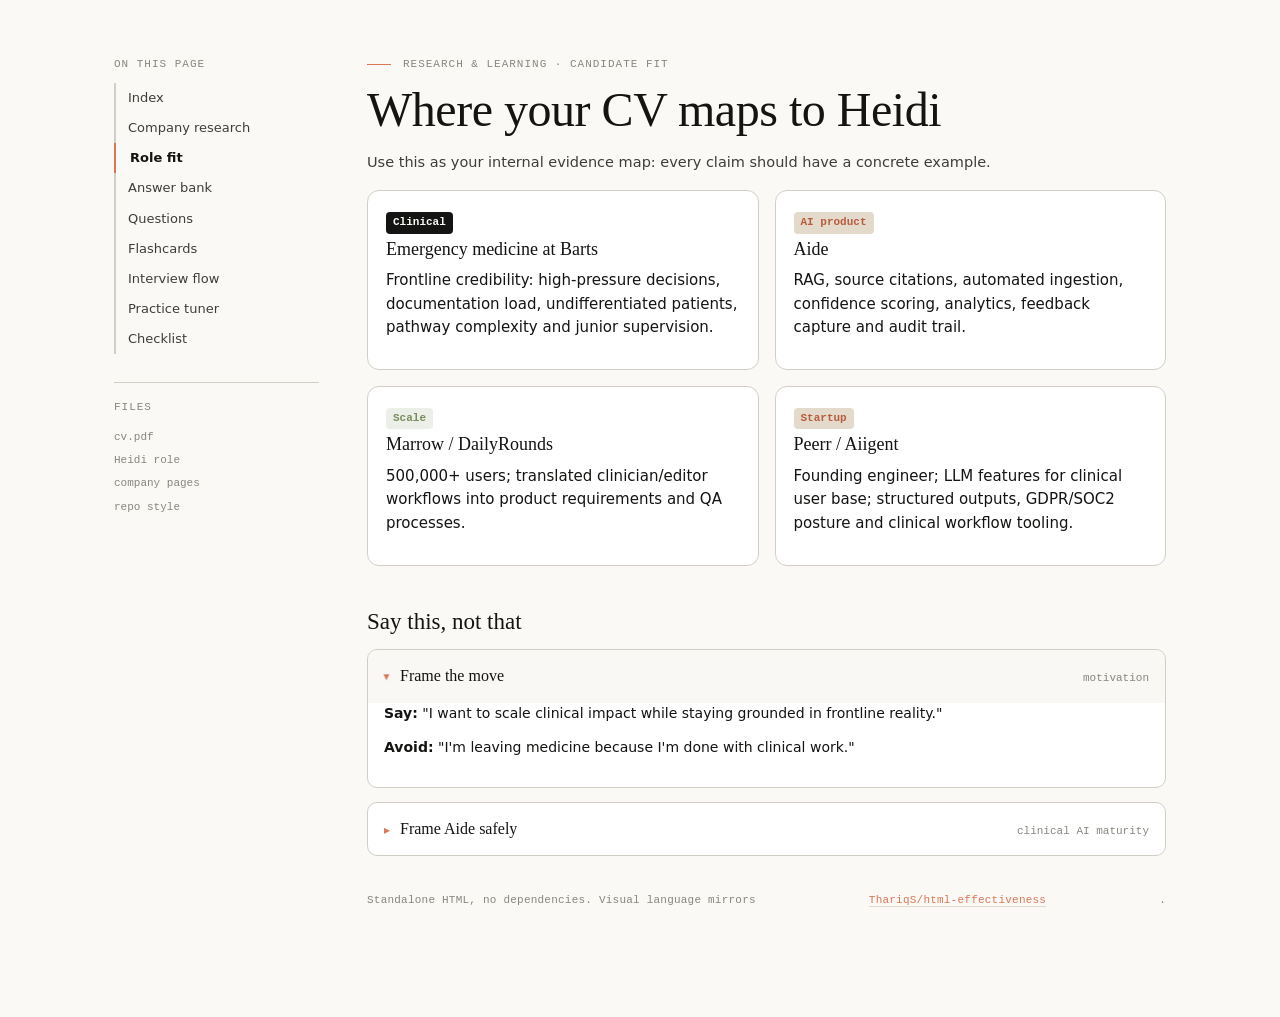
<file: role-fit.html>
<!doctype html>
<html lang="en">
<head>
<meta charset="utf-8">
<meta name="viewport" content="width=device-width, initial-scale=1">
<title>Role fit</title>
<link rel="stylesheet" href="style.css">
</head>
<body>
<div class="page">
  <nav class="sidebar">
    <div class="label">On this page</div>
    <a href="index.html">Index</a>
    <a href="company-research.html">Company research</a>
    <a href="role-fit.html" class="active">Role fit</a>
    <a href="answers.html">Answer bank</a>
    <a href="questions.html">Questions</a>
    <a href="flashcards.html">Flashcards</a>
    <a href="workflow.html">Interview flow</a>
    <a href="prompt-tuner.html">Practice tuner</a>
    <a href="checklist.html">Checklist</a>
    <div class="files">
      <div class="label">Files</div>
      <code>cv.pdf</code>
      <code>Heidi role</code>
      <code>company pages</code>
      <code>repo style</code>
    </div>
  </nav>
  <main>
    <header>
      <div class="eyebrow">Research &amp; learning · candidate fit</div>
      <h1>Where your CV maps to Heidi</h1>
      <p class="lead">Use this as your internal evidence map: every claim should have a concrete example.</p>
    </header>

    <div class="grid">
      <div class="content-card">
        <span class="chip dark">Clinical</span>
        <h3>Emergency medicine at Barts</h3>
        <p>Frontline credibility: high-pressure decisions, documentation load, undifferentiated patients, pathway complexity and junior supervision.</p>
      </div>
      <div class="content-card">
        <span class="chip">AI product</span>
        <h3>Aide</h3>
        <p>RAG, source citations, automated ingestion, confidence scoring, analytics, feedback capture and audit trail.</p>
      </div>
      <div class="content-card">
        <span class="chip olive">Scale</span>
        <h3>Marrow / DailyRounds</h3>
        <p>500,000+ users; translated clinician/editor workflows into product requirements and QA processes.</p>
      </div>
      <div class="content-card">
        <span class="chip">Startup</span>
        <h3>Peerr / Aiigent</h3>
        <p>Founding engineer; LLM features for clinical user base; structured outputs, GDPR/SOC2 posture and clinical workflow tooling.</p>
      </div>
    </div>

    <h2>Say this, not that</h2>

    <details open>
      <summary>Frame the move <span class="where">motivation</span></summary>
      <div class="body">
        <p><b>Say:</b> "I want to scale clinical impact while staying grounded in frontline reality."</p>
        <p><b>Avoid:</b> "I'm leaving medicine because I'm done with clinical work."</p>
      </div>
    </details>

    <details>
      <summary>Frame Aide safely <span class="where">clinical AI maturity</span></summary>
      <div class="body">
        <p><b>Say:</b> "Aide retrieves approved information with citations; it does not diagnose, triage or prescribe."</p>
        <p><b>Avoid:</b> "It tells clinicians what to do."</p>
      </div>
    </details>

    <footer>Standalone HTML, no dependencies. Visual language mirrors <a href="https://github.com/ThariqS/html-effectiveness">ThariqS/html-effectiveness</a>.</footer>
  </main>
</div>
</body>
</html>
</file>
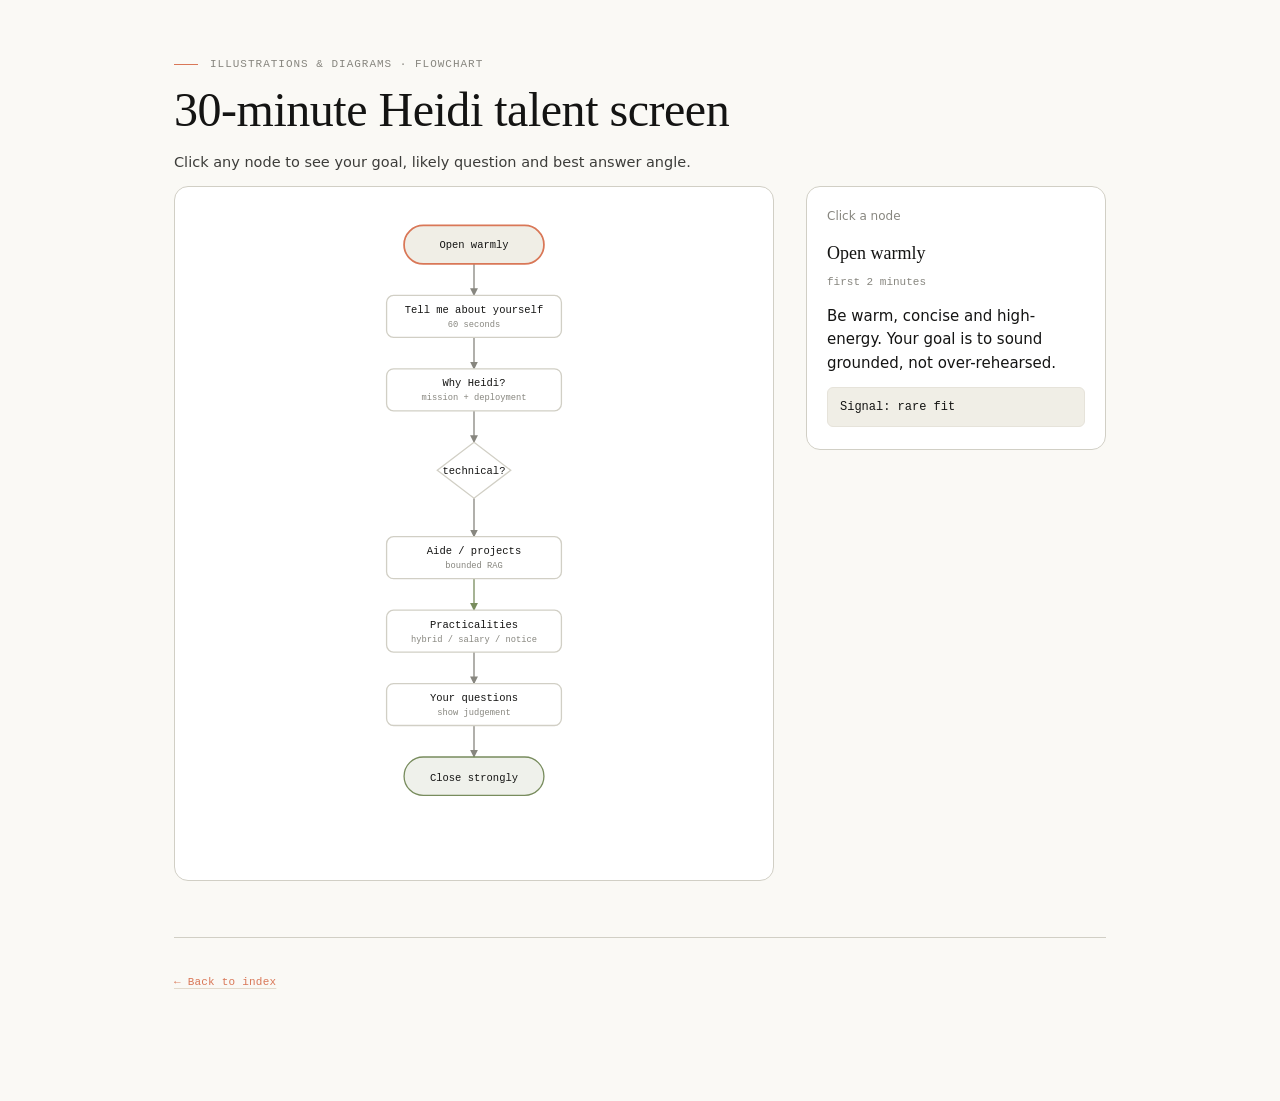
<file: workflow.html>
<!doctype html>
<html lang="en">
<head>
<meta charset="utf-8">
<meta name="viewport" content="width=device-width, initial-scale=1">
<title>Interview flow</title>
<link rel="stylesheet" href="style.css">
</head>
<body>
<div class="sheet">
  <header>
    <div class="eyebrow">Illustrations &amp; diagrams · flowchart</div>
    <h1>30-minute Heidi talent screen</h1>
    <p class="lead">Click any node to see your goal, likely question and best answer angle.</p>
  </header>

  <div class="layout">
    <div>
      <div class="canvas">
        <svg class="flow" viewBox="0 0 620 720">
          <defs>
            <marker id="arrow" viewBox="0 0 10 10" refX="9" refY="5" markerWidth="6" markerHeight="6" orient="auto-start-reverse">
              <path d="M0,0 L10,5 L0,10 z" fill="#87867F"/>
            </marker>
            <marker id="arrow-olive" viewBox="0 0 10 10" refX="9" refY="5" markerWidth="6" markerHeight="6" orient="auto-start-reverse">
              <path d="M0,0 L10,5 L0,10 z" fill="#788C5D"/>
            </marker>
            <marker id="arrow-rust" viewBox="0 0 10 10" refX="9" refY="5" markerWidth="6" markerHeight="6" orient="auto-start-reverse">
              <path d="M0,0 L10,5 L0,10 z" fill="#B04A3F"/>
            </marker>
          </defs>

          <path class="edge" d="M310,56 L310,92"/>
          <path class="edge" d="M310,140 L310,176"/>
          <path class="edge" d="M310,224 L310,260"/>
          <path class="edge" d="M310,324 L310,368"/>
          <path class="edge yes" d="M310,416 L310,452"/>
          <path class="edge" d="M310,500 L310,536"/>
          <path class="edge" d="M310,584 L310,620"/>

          <g class="node term active" data-k="open">
            <rect x="230" y="12" width="160" height="44"/>
            <text x="310" y="38" text-anchor="middle">Open warmly</text>
          </g>
          <g class="node" data-k="intro">
            <rect x="210" y="92" width="200" height="48"/>
            <text x="310" y="112" text-anchor="middle">Tell me about yourself</text>
            <text class="sub" x="310" y="128" text-anchor="middle">60 seconds</text>
          </g>
          <g class="node" data-k="why">
            <rect x="210" y="176" width="200" height="48"/>
            <text x="310" y="196" text-anchor="middle">Why Heidi?</text>
            <text class="sub" x="310" y="212" text-anchor="middle">mission + deployment</text>
          </g>
          <g class="node gate" data-k="technical">
            <path d="M310,260 L352,292 L310,324 L268,292 Z"/>
            <text x="310" y="296" text-anchor="middle">technical?</text>
          </g>
          <g class="node" data-k="aide">
            <rect x="210" y="368" width="200" height="48"/>
            <text x="310" y="388" text-anchor="middle">Aide / projects</text>
            <text class="sub" x="310" y="404" text-anchor="middle">bounded RAG</text>
          </g>
          <g class="node" data-k="practical">
            <rect x="210" y="452" width="200" height="48"/>
            <text x="310" y="472" text-anchor="middle">Practicalities</text>
            <text class="sub" x="310" y="488" text-anchor="middle">hybrid / salary / notice</text>
          </g>
          <g class="node" data-k="questions">
            <rect x="210" y="536" width="200" height="48"/>
            <text x="310" y="556" text-anchor="middle">Your questions</text>
            <text class="sub" x="310" y="572" text-anchor="middle">show judgement</text>
          </g>
          <g class="node ok term" data-k="close">
            <rect x="230" y="620" width="160" height="44"/>
            <text x="310" y="647" text-anchor="middle">Close strongly</text>
          </g>
        </svg>
      </div>
    </div>

    <aside>
      <div class="hint">Click a node</div>
      <h3 id="sideTitle">Open warmly</h3>
      <div class="meta" id="sideMeta">first 2 minutes</div>
      <p id="sideBody">Be warm, concise and high-energy. Your goal is to sound grounded, not over-rehearsed.</p>
      <pre id="sideCode">Signal: rare fit</pre>
    </aside>
  </div>

  <footer><a href="index.html">← Back to index</a></footer>
</div>

<script>
const data = {
  open:     ['Open warmly',      'first 2 minutes', 'Be warm, concise and high-energy. Your goal is to sound grounded, not over-rehearsed.', 'Signal: rare fit'],
  intro:    ['Tell me about yourself', '60 seconds', 'Hit: ED clinician + shipped clinical AI + wants production workflow impact.', 'Do not ramble through your whole CV.'],
  why:      ['Why Heidi?',       'motivation', 'Tie Heidi to documentation burden, real-world deployment and clinical trust.', 'Phrase: not just a demo; deployed into messy workflows.'],
  technical:['Technical depth?', 'if probed', 'Own full-stack/RAG/LLM workflow strength; be honest on ASR but show why ED noise makes it important.', 'Bridge model ↔ product ↔ clinician feedback.'],
  aide:     ['Aide / projects',  'portfolio', 'Describe bounded RAG: citations, feedback, confidence, audit trail; not diagnosis/triage/treatment.', 'Safety is a feature.'],
  practical:['Practicalities',   'recruiter screen', 'Prepare right to work, notice, hybrid London, salary. Avoid low anchoring.', 'Ask about banding first.'],
  questions:['Your questions',  'last 5 min', 'Ask about success, role shape, feedback loops and safety cases.', 'Best: where could I add most value?'],
  close:    ['Close strongly',   'final minute', 'Restate alignment: clinical experience directly shaping what gets engineered and shipped.', 'Leave a clear yes.']
};

document.querySelectorAll('.node').forEach(n => {
  n.addEventListener('click', () => {
    document.querySelectorAll('.node').forEach(x => x.classList.remove('active'));
    n.classList.add('active');
    let v = data[n.dataset.k];
    sideTitle.textContent = v[0];
    sideMeta.textContent  = v[1];
    sideBody.textContent  = v[2];
    sideCode.textContent  = v[3];
  });
});
</script>
</body>
</html>
</file>
<file: style.css>
/* Design tokens from ThariqS/html-effectiveness */
:root {
  --ivory:  #FAF9F5;
  --paper:  #FFFFFF;
  --slate:  #141413;
  --clay:   #D97757;
  --clay-d: #B85C3E;
  --oat:    #E3DACC;
  --olive:  #788C5D;
  --rust:   #B04A3F;
  --g100:   #F0EEE6;
  --g150:   #F0EEE6;
  --g200:   #E6E3DA;
  --g300:   #D1CFC5;
  --g500:   #87867F;
  --g700:   #3D3D3A;
  --white:  #fff;

  --serif: ui-serif, Georgia, "Times New Roman", Times, serif;
  --sans:  system-ui, -apple-system, "Segoe UI", Roboto, Helvetica, Arial, sans-serif;
  --mono:  ui-monospace, "SF Mono", Menlo, Monaco, Consolas, monospace;
}

* { box-sizing: border-box; margin: 0; padding: 0; }

html { scroll-behavior: smooth; }

::selection {
  background: rgba(217, 119, 87, .20);
  color: var(--slate);
}

body {
  background: var(--ivory);
  color: var(--slate);
  font-family: var(--sans);
  font-size: 15px;
  line-height: 1.55;
  -webkit-font-smoothing: antialiased;
}

/* ── Layout shells ── */
.wrap {
  max-width: 1120px;
  margin: 0 auto;
  padding: 56px 32px 140px;
}

.page {
  max-width: 1100px;
  margin: 0 auto;
  display: grid;
  grid-template-columns: 205px minmax(0, 1fr);
  gap: 48px;
  padding: 56px 24px 110px;
}

.sheet {
  max-width: 980px;
  margin: 0 auto;
  padding: 56px 24px 110px;
}

/* ── Typography ── */
.eyebrow, .label {
  font-family: var(--mono);
  font-size: 11px;
  letter-spacing: .09em;
  text-transform: uppercase;
  color: var(--g500);
  margin-bottom: 10px;
}

.eyebrow {
  display: flex;
  align-items: center;
  gap: 12px;
}

.eyebrow::before {
  content: "";
  width: 24px;
  height: 1.5px;
  background: var(--clay);
}

h1 {
  font-family: var(--serif);
  font-weight: 500;
  font-size: clamp(34px, 4vw, 48px);
  line-height: 1.13;
  color: var(--slate);
  letter-spacing: -.01em;
  margin: 0 0 14px;
}

h2 {
  font-family: var(--serif);
  font-weight: 500;
  font-size: 23px;
  line-height: 1.2;
  color: var(--slate);
  margin: 42px 0 14px;
  scroll-margin-top: 24px;
}

h3 {
  font-family: var(--serif);
  font-weight: 500;
  font-size: 18px;
  color: var(--slate);
  margin-bottom: 6px;
}

p {
  margin-bottom: 12px;
  max-width: 690px;
}

.lead {
  font-size: 14.5px;
  line-height: 1.6;
  color: var(--g700);
  max-width: 650px;
}

.sub {
  font-size: 14.5px;
  line-height: 1.6;
  color: var(--g500);
  max-width: 680px;
}

.mono, code {
  font-family: var(--mono);
  font-size: 13px;
}

/* ── Metrics ── */
.metric-label {
  font-family: var(--mono);
  font-size: 11px;
  letter-spacing: .08em;
  text-transform: uppercase;
  color: var(--g500);
  margin-bottom: 8px;
}

.metric {
  font-family: var(--serif);
  font-size: 44px;
  line-height: 1;
  font-weight: 500;
  color: var(--slate);
  letter-spacing: -.01em;
  margin-bottom: 8px;
}

/* ── Sidebar nav (document pages) ── */
nav.sidebar {
  position: sticky;
  top: 32px;
  align-self: start;
  font-size: 13px;
}

nav.sidebar a {
  display: block;
  padding: 5px 0 5px 12px;
  border-left: 2px solid var(--g300);
  color: var(--g700);
  text-decoration: none;
  transition: border-color 150ms ease, color 150ms ease, padding-left 150ms ease;
}

nav.sidebar a:hover {
  color: var(--slate);
  border-color: var(--slate);
  padding-left: 14px;
}

nav.sidebar a.active {
  color: var(--slate);
  border-color: var(--clay);
  font-weight: 600;
  padding-left: 14px;
}

nav.sidebar .files {
  margin-top: 28px;
  border-top: 1px solid var(--g300);
  padding-top: 16px;
}

nav.sidebar .files code {
  display: block;
  font-family: var(--mono);
  font-size: 11px;
  color: var(--g500);
  padding: 3px 0;
}

/* ── Panels, cards, details ── */
.panel, .content-card {
  background: var(--paper);
  border: 1.5px solid var(--g300);
  border-radius: 12px;
  overflow: hidden;
  transition: transform 150ms ease, box-shadow 150ms ease, border-color 150ms ease;
}

.content-card {
  padding: 18px;
  margin: 0;
}

.content-card:hover {
  border-color: var(--slate);
  box-shadow: 0 6px 20px rgba(20, 20, 19, 0.06);
}

.grid {
  display: grid;
  grid-template-columns: repeat(2, minmax(0, 1fr));
  gap: 16px;
  margin: 16px 0;
}

.grid.three {
  grid-template-columns: repeat(3, minmax(0, 1fr));
}

.tldr {
  border: 1.5px solid var(--g300);
  border-left: 3px solid var(--clay);
  border-radius: 10px;
  background: var(--paper);
  padding: 16px 18px;
  margin: 18px 0 8px;
}

.tldr b {
  color: var(--slate);
}

/* ── Details with smooth animation ── */
details {
  border: 1.5px solid var(--g300);
  border-radius: 10px;
  background: var(--paper);
  margin: 14px 0;
  overflow: hidden;
  transition: box-shadow 200ms ease;
}

details:hover {
  box-shadow: 0 4px 16px rgba(20, 20, 19, 0.04);
}

summary {
  list-style: none;
  cursor: pointer;
  padding: 14px 16px;
  font-family: var(--serif);
  font-size: 16px;
  color: var(--slate);
  display: flex;
  align-items: baseline;
  gap: 10px;
  transition: background 120ms ease;
}

summary:focus-visible {
  outline: 2px solid var(--clay);
  outline-offset: -2px;
}

summary::-webkit-details-marker {
  display: none;
}

summary::before {
  content: "▸";
  color: var(--clay);
  font-family: var(--sans);
  font-size: 12px;
  transition: transform 200ms ease;
}

details[open] summary::before {
  transform: rotate(90deg);
}

details[open] summary {
  background: rgba(240, 238, 230, .40);
}

.where {
  font-family: var(--mono);
  font-size: 11px;
  color: var(--g500);
  margin-left: auto;
}

.body {
  padding: 0 16px 16px;
}

.body p {
  font-size: 14px;
}

.script {
  white-space: pre-wrap;
  font-family: var(--mono);
  font-size: 12.5px;
  line-height: 1.7;
  background: var(--g100);
  border: 1px solid var(--g300);
  border-radius: 8px;
  padding: 14px 16px;
  color: var(--slate);
  overflow-x: auto;
}

.callout {
  display: flex;
  gap: 12px;
  border: 1.5px solid var(--oat);
  background: var(--paper);
  border-radius: 10px;
  padding: 14px 16px;
  margin: 18px 0;
}

.callout .ico {
  color: var(--clay);
  font-weight: 700;
}

.list {
  padding-left: 20px;
  max-width: 690px;
}

.list li {
  margin-bottom: 9px;
}

/* ── Chips ── */
.chip {
  font-family: var(--mono);
  font-size: 11px;
  background: var(--oat);
  color: var(--clay-d);
  border-radius: 4px;
  padding: 2px 7px;
  font-weight: 600;
  display: inline-block;
  margin: 2px 4px 2px 0;
}

.chip.olive {
  background: rgba(120, 140, 93, .14);
  color: var(--olive);
}

.chip.dark {
  background: var(--slate);
  color: var(--ivory);
}

/* ── Toolbar & buttons ── */
.toolbar {
  position: sticky;
  top: 0;
  z-index: 9;
  display: flex;
  align-items: center;
  gap: 10px;
  background: var(--ivory);
  padding: 10px 0 14px;
  margin-bottom: 6px;
  border-bottom: 1px solid var(--g200);
}

button, .btn {
  font-family: var(--mono);
  font-size: 12px;
  cursor: pointer;
  appearance: none;
  -webkit-appearance: none;
  text-decoration: none;
  border: none;
  background: none;
  transition: transform 120ms ease, box-shadow 120ms ease;
}

button:focus-visible, .btn:focus-visible {
  outline: 2px solid var(--clay);
  outline-offset: 2px;
}

.btn-primary {
  background: var(--slate);
  color: var(--ivory);
  border: 1.5px solid var(--slate);
  border-radius: 999px;
  padding: 9px 16px;
}

.btn-primary:hover {
  background: var(--g700);
  border-color: var(--g700);
  transform: translateY(-1px);
}

.btn-primary:active {
  transform: translateY(0);
}

.btn-ghost {
  background: transparent;
  color: var(--g700);
  border: 1.5px solid var(--g200);
  border-radius: 999px;
  padding: 8px 15px;
}

.btn-ghost:hover {
  border-color: var(--slate);
  color: var(--slate);
  transform: translateY(-1px);
}

.btn-ghost:active {
  transform: translateY(0);
}

.spacer {
  flex: 1;
}

/* ── Editor / tuner components ── */
.cols {
  display: grid;
  grid-template-columns: minmax(0, 1.1fr) minmax(0, 1fr);
  gap: 24px;
  align-items: start;
  margin-top: 18px;
}

.ed-toolbar {
  display: flex;
  align-items: center;
  gap: 10px;
  padding: 11px 16px;
  border-bottom: 1.5px solid var(--g200);
  background: var(--g100);
}

.ed-label {
  font-family: var(--mono);
  font-size: 11px;
  letter-spacing: .1em;
  color: var(--g500);
  text-transform: uppercase;
}

.editor {
  min-height: 220px;
  padding: 14px 16px;
  font-family: var(--mono);
  font-size: 13px;
  line-height: 1.6;
  color: var(--slate);
  white-space: pre-wrap;
  outline: none;
  background: var(--paper);
  border-bottom: 1px solid var(--g200);
  transition: background 120ms ease;
}

.editor:focus {
  background: var(--ivory);
}

.preview-panel {
  padding: 0;
}

.preview-head {
  font-family: var(--mono);
  font-size: 11px;
  letter-spacing: .08em;
  text-transform: uppercase;
  color: var(--g500);
  padding: 12px 16px;
  border-bottom: 1.5px solid var(--g200);
  background: var(--g100);
}

.sample {
  border-bottom: 1.5px solid var(--g200);
  padding: 14px 16px;
}

.sample:last-child {
  border-bottom: none;
}

.sample-head {
  display: flex;
  align-items: center;
  gap: 10px;
  margin-bottom: 10px;
}

.cust {
  font-family: var(--serif);
  font-size: 15px;
  font-weight: 500;
  color: var(--slate);
}

.rendered {
  font-family: var(--mono);
  font-size: 12.5px;
  line-height: 1.6;
  color: var(--slate);
  white-space: pre-wrap;
}

.filled {
  background: rgba(217, 119, 87, .12);
  padding: 1px 4px;
  border-radius: 4px;
}

/* ── Canvas / workflow ── */
.canvas {
  border: 1.5px solid var(--g300);
  border-radius: 14px;
  background: #fff;
  padding: 28px;
  overflow-x: auto;
}

.layout {
  display: grid;
  grid-template-columns: minmax(0, 1fr) 300px;
  gap: 32px;
  align-items: start;
}

aside {
  position: sticky;
  top: 24px;
  border: 1.5px solid var(--g300);
  border-radius: 14px;
  background: #fff;
  padding: 20px 20px 22px;
}

aside .hint {
  font-size: 12px;
  color: var(--g500);
  margin-bottom: 14px;
}

aside .meta {
  font-family: var(--mono);
  font-size: 11px;
  color: var(--g500);
  margin-bottom: 14px;
}

aside pre {
  font-family: var(--mono);
  font-size: 12px;
  line-height: 1.5;
  background: var(--g100);
  border: 1px solid var(--g200);
  border-radius: 6px;
  padding: 10px 12px;
  color: var(--slate);
  overflow-x: auto;
  white-space: pre-wrap;
  word-break: break-word;
}

/* Flowchart SVG */
.flow text {
  font-family: var(--mono);
  font-size: 12px;
  fill: var(--slate);
  pointer-events: none;
}

.flow .sub {
  font-size: 10px;
  fill: var(--g500);
}

.flow .lbl {
  font-size: 10px;
  fill: var(--g500);
}

.node rect {
  fill: #fff;
  stroke: var(--g300);
  stroke-width: 1.5;
  rx: 8;
}

.node.term rect {
  fill: var(--g100);
  rx: 22;
}

.node.gate path {
  fill: #fff;
  stroke: var(--g300);
  stroke-width: 1.5;
}

.node.ok rect {
  fill: rgba(120, 140, 93, .12);
  stroke: var(--olive);
}

.node.bad rect {
  fill: rgba(176, 74, 63, .10);
  stroke: var(--rust);
}

.node {
  cursor: pointer;
  transition: transform 120ms ease;
}

.node:hover {
  transform: translateY(-1px);
}

.node:hover rect,
.node:hover path {
  stroke: var(--slate);
}

.node.active rect,
.node.active path {
  stroke: var(--clay);
  stroke-width: 2;
}

.edge {
  stroke: var(--g500);
  stroke-width: 1.5;
  fill: none;
  marker-end: url(#arrow);
}

.edge.no {
  stroke: var(--rust);
  stroke-dasharray: 4 4;
  marker-end: url(#arrow-rust);
}

.edge.yes {
  stroke: var(--olive);
  marker-end: url(#arrow-olive);
}

/* ── Checklist ── */
.check label {
  display: block;
  padding: 11px 0;
  border-bottom: 1px solid var(--g200);
  cursor: pointer;
  transition: background 120ms ease, padding-left 120ms ease;
  border-radius: 0;
}

.check label:hover {
  background: rgba(240, 238, 230, .40);
  padding-left: 6px;
}

.check label:last-child {
  border-bottom: none;
}

.check label:focus-within {
  background: rgba(240, 238, 230, .60);
  padding-left: 6px;
}

input[type=checkbox] {
  margin-right: 8px;
  transform: scale(1.1);
  accent-color: var(--clay);
  cursor: pointer;
}

/* ── Footer ── */
footer {
  margin-top: 100px;
  border-top: 1.5px solid var(--g300);
  padding-top: 36px;
  display: flex;
  justify-content: space-between;
  align-items: baseline;
  gap: 20px;
  flex-wrap: wrap;
  font-size: 13px;
  color: var(--g500);
}

.page footer {
  margin-top: 36px;
  font-family: var(--mono);
  font-size: 11px;
  color: var(--g500);
  letter-spacing: .02em;
  border-top: none;
  padding-top: 0;
}

.sheet footer,
.wrap footer {
  margin-top: 56px;
  font-family: var(--mono);
  font-size: 11px;
  letter-spacing: .02em;
}

footer .k {
  font-family: var(--serif);
  font-style: italic;
  color: var(--g700);
  font-size: 15px;
}

footer a {
  color: var(--clay);
  text-decoration-color: var(--oat);
  text-underline-offset: 3px;
  transition: text-decoration-color 120ms ease;
}

footer a:hover {
  text-decoration-color: var(--clay);
}

/* ── Responsive ── */
@media (max-width: 920px) {
  .page, .layout, .cols {
    grid-template-columns: 1fr;
  }
  nav.sidebar {
    position: relative;
    top: auto;
    display: flex;
    flex-wrap: wrap;
    gap: 6px;
    margin-bottom: 24px;
  }
  nav.sidebar a {
    display: inline-block;
    padding: 4px 10px;
    border-left: none;
    border: 1.5px solid var(--g300);
    border-radius: 999px;
    font-size: 12px;
  }
  nav.sidebar a.active {
    border-color: var(--clay);
    background: rgba(217, 119, 87, .08);
  }
  nav.sidebar .files {
    display: none;
  }
  .grid, .grid.three {
    grid-template-columns: 1fr;
  }
  body {
    padding: 0;
  }
  .wrap, .page, .sheet {
    padding: 28px 18px 80px;
  }
}

@media print {
  body {
    padding: 20px;
    background: white;
  }
  .page {
    display: block;
  }
  nav.sidebar, .toolbar {
    display: none;
  }
  .content-card, .panel, .tldr, details {
    break-inside: avoid;
    box-shadow: none !important;
    border-color: var(--g300) !important;
  }
  .script {
    background: #f5f5f5;
    border-color: #ddd;
  }
}
</file>
